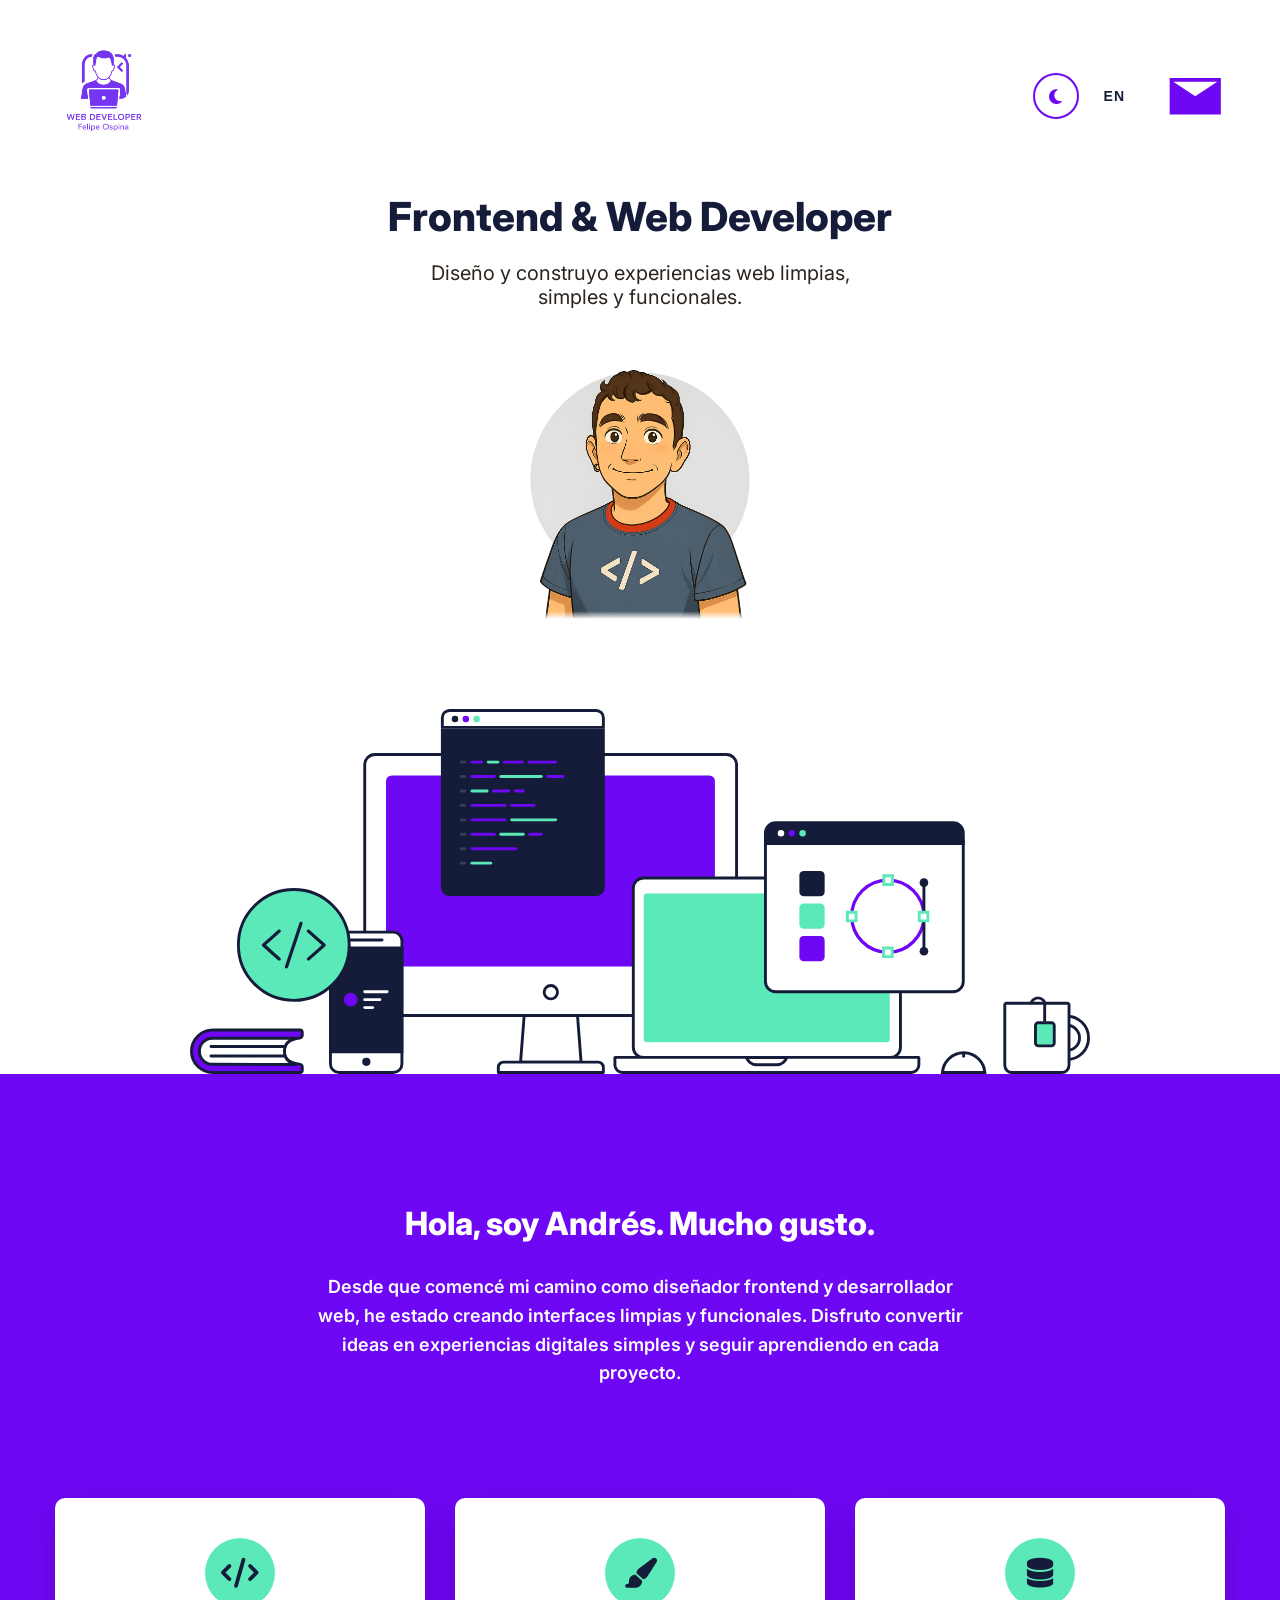
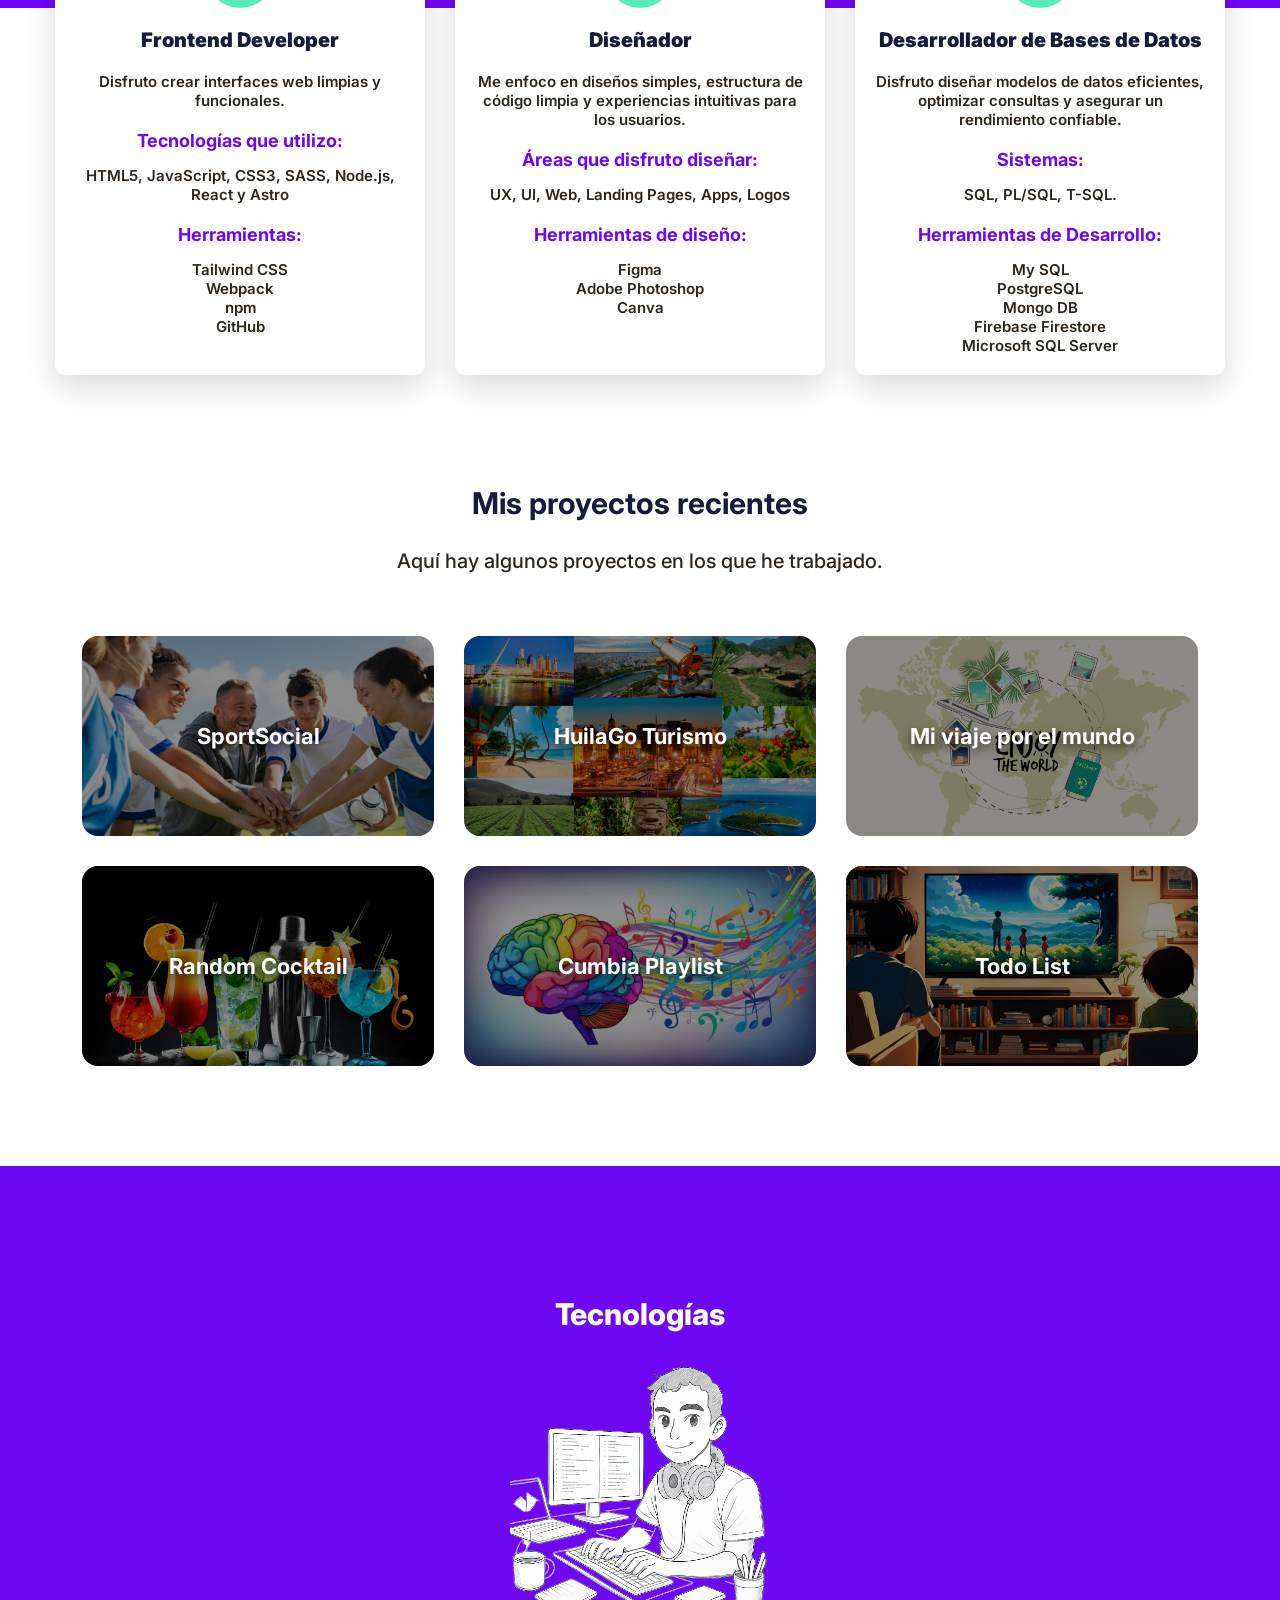
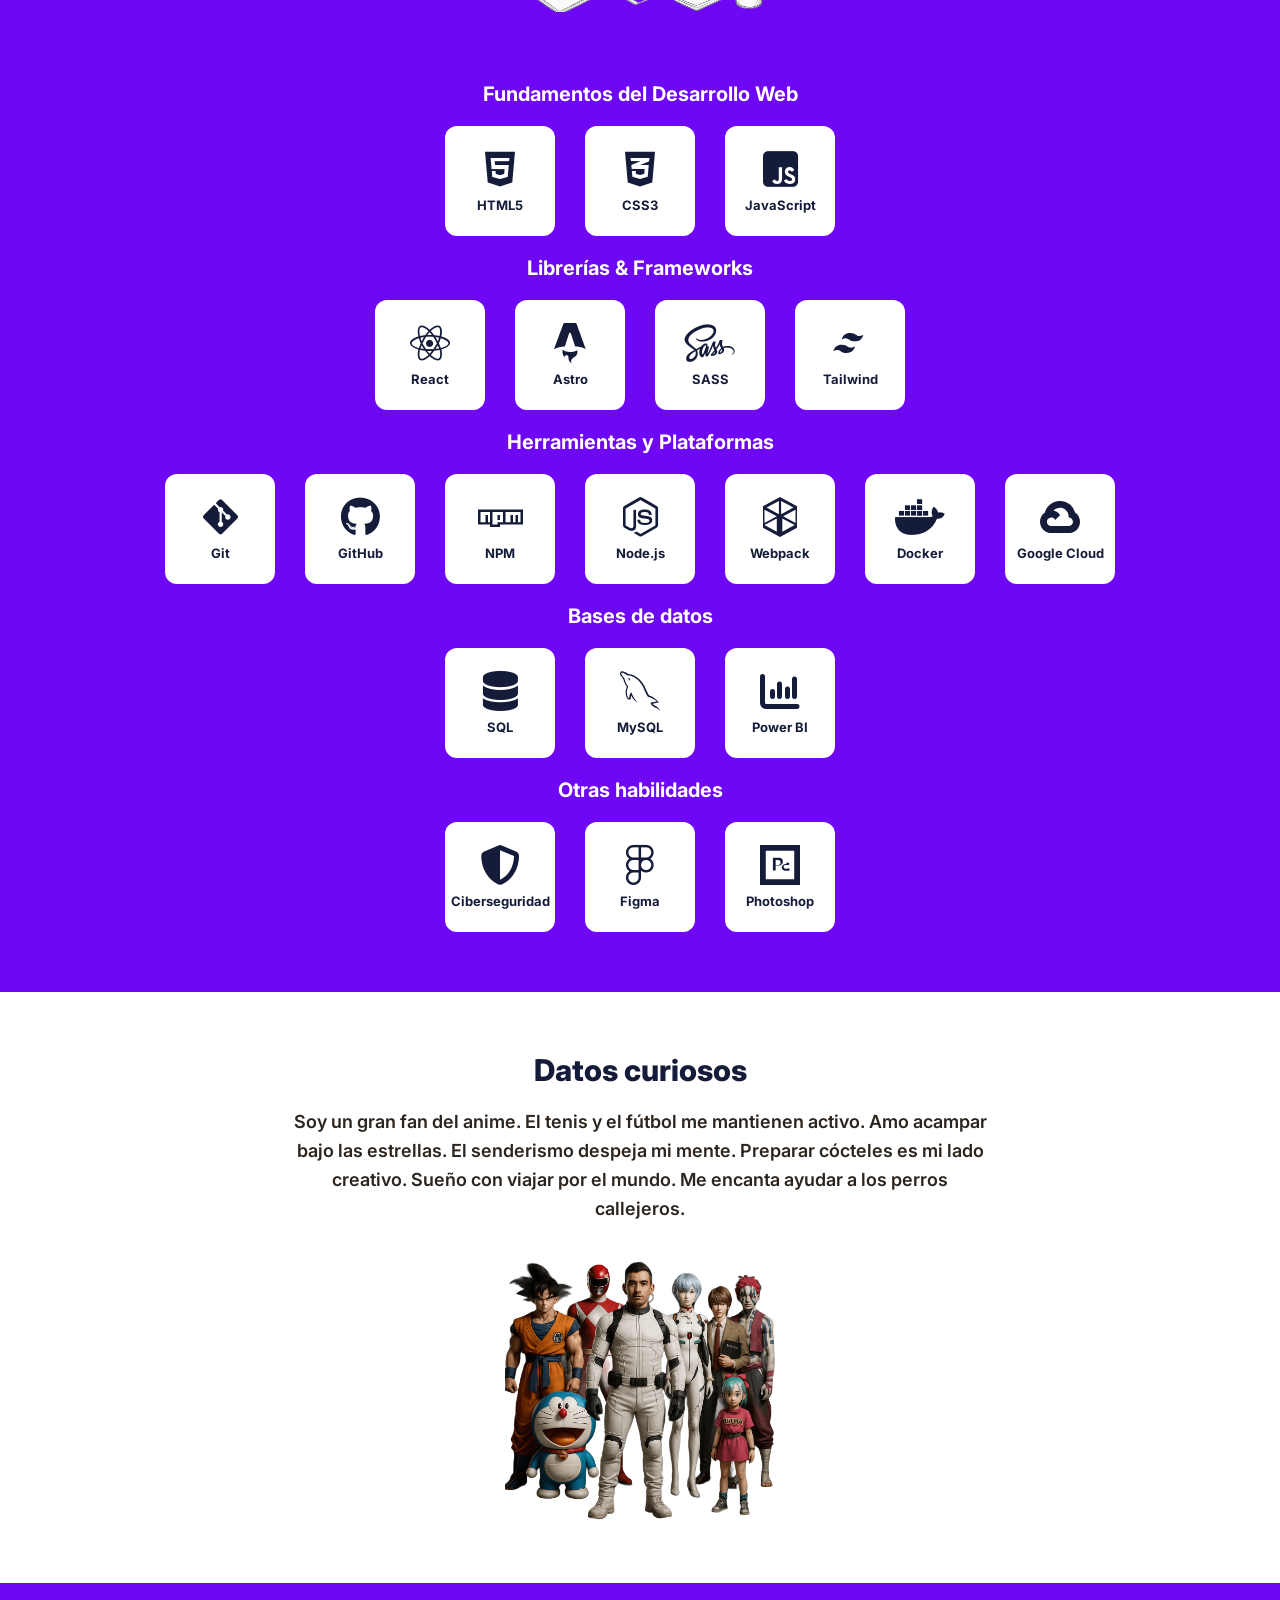
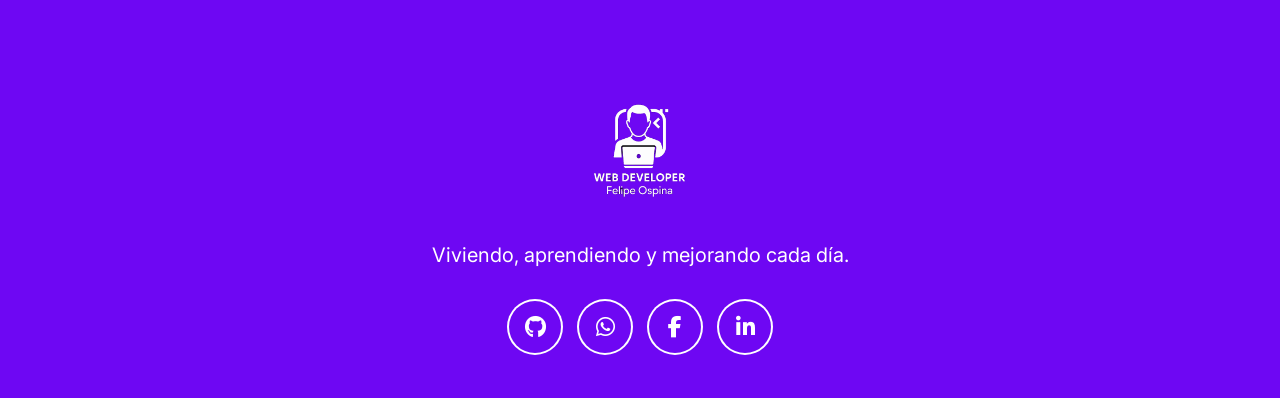
<file: index.html>
<!doctype html>
<html lang="es">
  <head>
    <meta charset="UTF-8" />
    <meta name="viewport" content="width=device-width, initial-scale=1.0" />
    <title>Andrés Ospina | Web Developer</title>
    <link rel="icon" href="assets/icons/logo-purple.png" type="image/x-icon" />
    <link rel="preconnect" href="https://fonts.googleapis.com" />
    <link rel="preconnect" href="https://fonts.gstatic.com" crossorigin />
    <link
      href="https://fonts.googleapis.com/css2?family=Inter:ital,opsz,wght@0,14..32,100..900;1,14..32,100..900&display=swap"
      rel="stylesheet"
    />
    <link rel="stylesheet" href="styles/index.css" />
    <link
      rel="stylesheet"
      href="styles/index-tablet.css"
      media="(min-width: 768px)"
    />
    <link
      rel="stylesheet"
      href="styles/index-desktop.css"
      media="(min-width: 1024px)"
    />
    <link
      rel="stylesheet"
      href="https://cdnjs.cloudflare.com/ajax/libs/font-awesome/6.5.0/css/all.min.css"
    />
  </head>
  <body>
    <header class="header" id="top">
      <div class="header-container">
        <!-- Logo -->
        <a href="index.html">
          <img
            src="assets/icons/logo-purple.png"
            alt="Logo"
            class="header-logo"
          />
        </a>

        <!-- Lado derecho -->
        <div class="header-actions">
          <button
            id="theme-toggle"
            aria-label="Cambiar tema"
            aria-pressed="false"
          >
            <i class="fa-solid fa-circle-half-stroke fa-moon"></i>
          </button>

          <button id="lang-toggle" class="lang-btn" aria-label="Cambiar idioma">
            EN
          </button>

          <a
            href="contact.html"
            class="header-mail"
            aria-label="Envíame un mensaje"
          >
            <svg
              role="img"
              viewBox="0 0 24 24"
              xmlns="http://www.w3.org/2000/svg"
            >
              <title>Contacto</title>
              <path
                fill="currentColor"
                d="M1.5 4.5h21v15h-21v-15zm10.5 7.5L21 6H3l9 6z"
              />
            </svg>
            <span class="tooltip" data-i18n="header.contact">Contáctame</span>
          </a>
        </div>
      </div>
    </header>

    <main class="main">
      <section class="hero">
        <h1 data-i18n="hero.title">Diseñador Frontend & Desarrollador Web</h1>

        <p data-i18n="hero.subtitle">
          Diseño y construyo experiencias web limpias, simples y funcionales.
        </p>

        <img
          src="assets/images/dev-transparente.png"
          alt="Developer illustration"
        />
      </section>

      <section class="devices">
        <img src="assets/images/hero-devices.svg" alt="Devices illustration" />
      </section>

      <section class="about">
        <h1 data-i18n="about.title">Hola, soy Andrés. Mucho gusto.</h1>

        <p data-i18n="about.text">
          Desde que comencé mi camino como diseñador frontend y desarrollador
          web, he estado creando interfaces limpias y funcionales. Disfruto
          convertir ideas en experiencias digitales simples y seguir aprendiendo
          en cada proyecto.
        </p>
      </section>

      <section class="cards-section">
        <div class="cards-container">
          <!-- Tarjeta 1 -->
          <div class="card">
            <section class="icon-section">
              <div class="icon-circle"><i class="fas fa-code"></i></div>
            </section>
            <h3 data-i18n="card1.title">Frontend Developer</h3>
            <p data-i18n="card1.desc">
              Disfruto crear interfaces web limpias y funcionales...
            </p>
            <h2 data-i18n="card1.techTitle">Tecnologías que utilizo:</h2>
            <p>HTML5, JavaScript, CSS3, SASS, Node.js, React y Astro</p>
            <h2 data-i18n="card1.toolsTitle">Herramientas:</h2>
            <ul>
              <li>Tailwind CSS</li>
              <li>Webpack</li>
              <li>npm</li>
              <li>GitHub</li>
            </ul>
          </div>

          <!-- Tarjeta 2 -->
          <div class="card">
            <section class="icon-section">
              <div class="icon-circle"><i class="fas fa-paint-brush"></i></div>
            </section>
            <h3 data-i18n="card2.title">Diseñador</h3>
            <p data-i18n="card2.desc">
              Me enfoco en diseños simples, estructura de código limpia y
              experiencias intuitivas para los usuarios.
            </p>
            <h2 data-i18n="card2.areasTitle">Áreas que disfruto diseñar:</h2>
            <p>UX, UI, Web, Landing Pages, Apps, Logos</p>
            <h2 data-i18n="card2.toolsTitle">Herramientas de diseño:</h2>
            <ul>
              <li>Figma</li>
              <li>Adobe Photoshop</li>
              <li>Canva</li>
            </ul>
          </div>

          <!-- Tarjeta 3 -->
          <div class="card">
            <section class="icon-section">
              <div class="icon-circle"><i class="fas fa-database"></i></div>
            </section>
            <h3 data-i18n="card3.title">Bases de Datos</h3>
            <p data-i18n="card3.desc">
              Disfruto diseñar modelos de datos eficientes, optimizar consultas
              y asegurar un rendimiento confiable.
            </p>
            <h2 data-i18n="card3.systemsTitle">Sistemas:</h2>
            <p>SQL, PL/SQL, T-SQL.</p>
            <h2 data-i18n="card3.toolsTitle">Herramientas de Desarrollo:</h2>
            <ul>
              <li>My SQL</li>
              <li>PostgreSQL</li>
              <li>Mongo DB</li>
              <li>Firebase Firestore</li>
              <li>Microsoft SQL Server</li>
            </ul>
          </div>
        </div>
      </section>

      <section class="projects">
        <div class="projects-header">
          <h1 data-i18n="projects.title">Mis proyectos recientes</h1>
          <h2 data-i18n="projects.subtitle">
            Aquí hay algunos proyectos en los que he trabajado.
          </h2>
        </div>

        <div class="container-cards-projects">
          <!-- SportSocial -->
          <div class="project-card">
            <div class="card-bg bg-sportsocial">
              <h3 class="card-title">SportSocial</h3>
            </div>

            <div class="card-content-projects">
              <p class="card-description" data-i18n="projects.sport.desc">
                App para encuentros deportivos.
              </p>
              <h2 data-i18n="projects.sport.tech"></h2>


              <div class="card-links">
                <a
                  data-i18n="projects.visit"
                  href="https://ospinafelipedev.github.io/sport-social-app/"
                  target="_blank"
                  class="visit-link"
                >
                  Visitar sitio
                </a>

                <a
                  href="https://github.com/OspinaFelipeDev/sport-social-app/tree/main"
                  target="_blank"
                  class="github-link"
                  data-i18n-aria="projects.github"
                  aria-label="Repositorio en GitHub"
                >
                  <i class="fa-brands fa-github"></i>
                </a>
              </div>
            </div>
          </div>

          <!-- Turismo -->
          <div class="project-card">
            <div class="card-bg bg-turismo">
              <h3 class="card-title" data-i18n="projects.tourism.title">
                Página de turismo
              </h3>
            </div>

            <div class="card-content-projects">
              <p class="card-description" data-i18n="projects.tourism.desc">
                HuilaGo Turismo
              </p>

              <h2 data-i18n="projects.tourism.tech"></h2>


              <div class="card-links">
                <a
                  data-i18n="projects.visit"
                  href="https://ospinafelipedev.github.io/huila-go/"
                  target="_blank"
                  class="visit-link"
                ></a>
                <a
                  href="https://github.com/OspinaFelipeDev/huila-go"
                  target="_blank"
                  class="github-link"
                  data-i18n-aria="projects.github"
                  aria-label="Repositorio en GitHub"
                >
                  <i class="fa-brands fa-github"></i>
                </a>
              </div>
            </div>
          </div>

          

          <!-- Viajes -->
          <div class="project-card">
            <div class="card-bg bg-viajes">
              <h3 class="card-title" data-i18n="projects.travel.title">
                Mi viaje por el mundo
              </h3>
            </div>

            <div class="card-content-projects">
              <p class="card-description" data-i18n="projects.travel.desc">
                Página con galería de fotos de mis viajes.
              </p>
              <h2 data-i18n="projects.travel.tech"></h2>


              <div class="card-links">
                <a
                  data-i18n="projects.visit"
                  href="https://ospinafelipedev.github.io/galeria-mi-viaje-mundo/"
                  target="_blank"
                  class="visit-link"
                ></a>
                <a
                  href="https://github.com/OspinaFelipeDev/galeria-mi-viaje-mundo"
                  target="_blank"
                  class="github-link"
                  data-i18n-aria="projects.github"
                  aria-label="Repositorio en GitHub"
                >
                  <i class="fa-brands fa-github"></i>
                </a>
              </div>
            </div>
          </div>

          <!-- Cocktail -->
          <div class="project-card">
            <div class="card-bg bg-cocktail">
              <h3 class="card-title">Random Cocktail</h3>
            </div>

            <div class="card-content-projects">
              <p class="card-description" data-i18n="projects.cocktail.desc">
                Página con miles de recetas de cócteles.
              </p>

              <h2 data-i18n="projects.cocktail.tech"></h2>


              <div class="card-links">
                <a
                  data-i18n="projects.visit"
                  href="https://ospinafelipedev.github.io/random-cocktail/"
                  target="_blank"
                  class="visit-link"
                ></a>
                <a
                  href="https://github.com/OspinaFelipeDev/random-cocktail"
                  target="_blank"
                  class="github-link"
                  data-i18n-aria="projects.github"
                  aria-label="Repositorio en GitHub"
                >
                  <i class="fa-brands fa-github"></i>
                </a>
              </div>
            </div>
          </div>

          <!-- Cumbia -->
          <div class="project-card">
            <div class="card-bg bg-cumbia">
              <h3 class="card-title">Cumbia Playlist</h3>
            </div>

            <div class="card-content-projects">
              <p class="card-description" data-i18n="projects.cumbia.desc">
                Reproductor de música con la mejor cumbia caucana.
              </p>

              <h2 data-i18n="projects.cumbia.tech"></h2>


              <div class="card-links">
                <a
                  data-i18n="projects.visit"
                  href="https://ospinafelipedev.github.io/Reproducto_cumbia/"
                  target="_blank"
                  class="visit-link"
                ></a>
                <a
                  href="https://github.com/OspinaFelipeDev/Reproducto_cumbia"
                  target="_blank"
                  class="github-link"
                  data-i18n-aria="projects.github"
                  aria-label="Repositorio en GitHub"
                >
                  <i class="fa-brands fa-github"></i>
                </a>
              </div>
            </div>
          </div>

          <!-- Todo List -->
          <div class="project-card">
            <div class="card-bg bg-todolist">
              <h3 class="card-title">Todo List</h3>
            </div>

            <div class="card-content-projects">
              <p class="card-description" data-i18n="projects.todo.desc">
                Lista para controlar series de anime.
              </p>
              <h2 data-i18n="projects.todo.tech"></h2>


              <div class="card-links">
                <a
                  data-i18n="projects.visit"
                  href="https://ospinafelipedev.github.io/Anime-List/"
                  target="_blank"
                  class="visit-link"
                ></a>
                <a
                  href="https://github.com/OspinaFelipeDev/Anime-List"
                  target="_blank"
                  class="github-link"
                  data-i18n-aria="projects.github"
                  aria-label="Repositorio en GitHub"
                >
                  <i class="fa-brands fa-github"></i>
                </a>
              </div>
            </div>
          </div>

          
        </div>
      </section>

      <section class="stack">
        <div class="stack-header">
          <h1 data-i18n="stack.title">Tecnologías</h1>
          <img src="assets/images/tech-img.png" alt="Profile photo" />
        </div>

        <section class="tech">
          <!-- Fundamentos -->
          <h2 class="tech-subtitle" data-i18n="stack.fundamentals">
            Fundamentos del Desarrollo Web
          </h2>
          <div class="tech-icons">
            <div class="icon html">
              <i class="fab fa-html5"></i>
              <p>HTML5</p>
            </div>
            <div class="icon css">
              <i class="fab fa-css3-alt"></i>
              <p>CSS3</p>
            </div>
            <div class="icon js">
              <i class="fab fa-js-square"></i>
              <p>JavaScript</p>
            </div>
          </div>

          <!-- Librerías & Frameworks -->
          <h2 class="tech-subtitle" data-i18n="stack.frameworks">
            Librerías & Frameworks
          </h2>
          <div class="tech-icons">
            <div class="icon react">
              <i class="fab fa-react"></i>
              <p>React</p>
            </div>

            <div class="icon astro">
              <svg
                class="astro-icon"
                viewBox="0 0 85 107"
                xmlns="http://www.w3.org/2000/svg"
                aria-label="Astro"
              >
                <path
                  fill="currentColor"
                  d="M27.59 91.136c-4.834-4.418-6.246-13.703-4.232-20.429 3.492 4.241 8.33 5.584 13.342 6.343 7.737 1.17 15.336.732 22.523-2.804.822-.405 1.582-.943 2.48-1.489.675 1.957.85 3.932.615 5.943-.573 4.896-3.01 8.678-6.885 11.545-1.55 1.147-3.19 2.172-4.79 3.253-4.917 3.323-6.247 7.22-4.4 12.888.044.139.084.277.183.614-2.51-1.124-4.344-2.76-5.742-4.911-1.475-2.27-2.177-4.78-2.214-7.498-.019-1.322-.019-2.656-.197-3.96-.434-3.178-1.926-4.601-4.737-4.683-2.884-.084-5.166 1.699-5.771 4.507-.046.216-.113.429-.18.68l.004.001ZM0 69.587s14.314-6.973 28.668-6.973L39.49 29.12c.405-1.62 1.588-2.72 2.924-2.72 1.335 0 2.518 1.1 2.924 2.72L56.16 62.614c17 0 28.668 6.973 28.668 6.973S60.514 3.352 60.467 3.219C59.769 1.261 58.591 0 57.003 0H27.827c-1.588 0-2.718 1.261-3.464 3.22C24.311 3.35 0 69.586 0 69.586Z"
                />
              </svg>
              <p>Astro</p>
            </div>

            <div class="icon sass">
              <i class="fab fa-sass"></i>
              <p>SASS</p>
            </div>

            <div class="icon tailwind">
              <svg
                role="img"
                viewBox="0 0 24 24"
                xmlns="http://www.w3.org/2000/svg"
                aria-label="Tailwind CSS"
              >
                <title>Tailwind CSS</title>
                <path
                  fill="currentColor"
                  d="M12 6c-2.667 0-4.333 1.333-5 4 1-.667 2-.917 3-.75 .57.095.978.371 1.43.676 .734.496 1.58 1.074 3.57 1.074 2.667 0 4.333-1.333 5-4 -1 .667-2 .917-3 .75 -.57-.095-.978-.371-1.43-.676 -.734-.496-1.58-1.074-3.57-1.074z M7 13c-2.667 0-4.333 1.333-5 4 1-.667 2-.917 3-.75 .57.095.978.371 1.43.676 .734.496 1.58 1.074 3.57 1.074 2.667 0 4.333-1.333 5-4 -1 .667-2 .917-3 .75 -.57-.095-.978-.371-1.43-.676 -.734-.496-1.58-1.074-3.57-1.074z"
                />
              </svg>
              <p>Tailwind</p>
            </div>
          </div>

          <!-- Herramientas -->
          <h2 class="tech-subtitle" data-i18n="stack.tools">
            Herramientas y Plataformas
          </h2>
          <div class="tech-icons">
            <div class="icon git">
              <i class="fab fa-git-alt"></i>
              <p>Git</p>
            </div>
            <div class="icon github">
              <i class="fab fa-github"></i>
              <p>GitHub</p>
            </div>
            <div class="icon npm">
              <i class="fab fa-npm"></i>
              <p>NPM</p>
            </div>
            <div class="icon node">
              <i class="fab fa-node-js"></i>
              <p>Node.js</p>
            </div>
            <div class="icon webpack">
              <svg
                role="img"
                viewBox="0 0 24 24"
                xmlns="http://www.w3.org/2000/svg"
                aria-label="Webpack"
              >
                <title>Webpack</title>
                <path
                  fill="currentColor"
                  d="M22.198 18.498L12 23.939 1.802 18.498l-.002-12.996L12 .061l10.2 5.441-.002 12.996zM11.344 2.34L3.949 6.365l7.395 4.026V2.34zm1.312 0v8.051l7.395-4.026L12.656 2.34zM2.68 7.585v8.05l7.395-4.025L2.68 7.585zm18.64 0l-7.395 4.025 7.395 4.025v-8.05zm-18.64 9.27l7.395 4.025v-8.05L2.68 16.855zm10.707 4.025l7.395-4.025-7.395-4.025v8.05z"
                />
              </svg>
              <p>Webpack</p>
            </div>

            <div class="icon docker">
              <i class="fab fa-docker"></i>
              <p>Docker</p>
            </div>
            <div class="icon cloud">
              <svg
                class="cloud-icon"
                viewBox="0 -25 256 256"
                preserveAspectRatio="xMidYMid"
                xmlns="http://www.w3.org/2000/svg"
                aria-label="Google Cloud"
              >
                <path
                  fill="currentColor"
                  d="m170.252 56.819 22.253-22.253 1.483-9.37C153.437-11.677 88.976-7.496 52.42 33.92 42.267 45.423 34.734 59.764 30.717 74.573l7.97-1.123 44.505-7.34 3.436-3.513c19.797-21.742 53.27-24.667 76.128-6.168l7.496.39Z"
                />
                <path
                  fill="currentColor"
                  d="M224.205 73.918a100.249 100.249 0 0 0-30.217-48.722l-31.232 31.232a55.515 55.515 0 0 1 20.379 44.037v5.544c15.35 0 27.797 12.445 27.797 27.796 0 15.352-12.446 27.485-27.797 27.485h-55.671l-5.466 5.934v33.34l5.466 5.231h55.67c39.93.311 72.553-31.494 72.864-71.424a72.303 72.303 0 0 0-31.793-60.453"
                />
                <path
                  fill="currentColor"
                  d="M71.87 205.796h55.593V161.29H71.87a27.275 27.275 0 0 1-11.399-2.498l-7.887 2.42-22.409 22.253-1.952 7.574c12.567 9.489 27.9 14.825 43.647 14.757"
                />
                <path
                  fill="currentColor"
                  d="M71.87 61.425C31.94 61.664-.237 94.228.001 134.159a72.301 72.301 0 0 0 28.222 56.88l32.248-32.246c-13.99-6.322-20.208-22.786-13.887-36.776 6.32-13.99 22.786-20.208 36.775-13.888a27.796 27.796 0 0 1 13.887 13.888l32.248-32.248A72.224 72.224 0 0 0 71.87 61.425"
                />
              </svg>
              <p>Google Cloud</p>
            </div>
          </div>

          <!-- Base de datos -->
          <h2 class="tech-subtitle" data-i18n="stack.database">
            Bases de datos
          </h2>
          <div class="tech-icons">
            <div class="icon sql">
              <i class="fas fa-database"></i>
              <p>SQL</p>
            </div>
            <div class="icon mysql">
              <svg
                role="img"
                viewBox="0 0 256 252"
                xmlns="http://www.w3.org/2000/svg"
                aria-label="MySQL"
              >
                <title>MySQL</title>
                <path
                  fill="currentColor"
                  d="M236 194c-14 0-25 1-34 5-3 1-7 1-7 4l3 6c2 3 5 8 9 11l11 8 21 10 11 9 6 4-3-6-5-5c-5-7-11-13-18-18-6-3-18-9-20-15h-1l12-3 18-3 8-2v-2l-9-10c-8-8-18-15-28-22l-18-8c-2-1-6-2-7-4l-7-13-15-30-8-20c-18-30-38-48-68-65-6-4-14-5-22-7l-13-1-8-6C34 5 8-9 1 9c-5 11 7 22 11 28l9 13 3 9c3 8 5 17 9 24l6 10c2 2 4 3 5 6-3 4-3 9-4 13-7 20-4 44 5 59 2 4 9 14 18 10 8-3 6-13 8-22l1-4 8 14c5 9 14 18 22 24 4 3 8 8 13 10l-4-4-9-10c-8-10-14-21-20-32l-7-17-3-6c-3 4-7 7-9 12-3 7-3 17-4 26h-1c-6-1-8-7-10-12-5-12-6-32-1-46 1-4 6-15 4-19-1-3-4-5-6-7l-7-12-10-30-9-13c-3-5-7-8-10-14-1-2-2-5 0-7l2-2c2-2 9 0 11 1 6 3 12 5 17 9l8 6h4c6 1 12 0 17 2 9 3 18 7 25 12 23 14 42 35 54 59 3 4 3 8 5 12l12 26c4 8 7 16 12 23 3 4 14 6 18 8l12 4 18 12c2 2 11 7 12 10Z"
                />
                <path
                  fill="currentColor"
                  d="m58 43-7 1 6 7 4 9v-1c3-1 4-4 4-8l-2-4-5-4Z"
                />
              </svg>
              <p>MySQL</p>
            </div>
            <div class="icon bi">
              <i class="fa-solid fa-chart-column"></i>
              <p>Power BI</p>
            </div>
          </div>

          <!-- Otras habilidades -->
          <h2 class="tech-subtitle" data-i18n="stack.other">
            Otras habilidades
          </h2>
          <div class="tech-icons">
            <div class="icon ciberseguridad">
              <i class="fas fa-shield-alt"></i>
              <p>Ciberseguridad</p>
            </div>
            <div class="icon figma">
              <i class="fab fa-figma"></i>
              <p>Figma</p>
            </div>
            <div class="icon photoshop">
              <svg
                role="img"
                viewBox="0 0 24 24"
                fill="currentColor"
                xmlns="http://www.w3.org/2000/svg"
              >
                <title>Adobe Photoshop</title>
                <path
                  d="M0 0v24h24V0H0zm20.54 20.54H3.46V3.46h17.08v17.08zM7.75 16.34v-8.7h3.18c.54 0 .99.06 1.33.18.34.12.62.29.84.5.21.21.37.45.47.72.1.27.15.55.15.85 0 .34-.06.65-.17.94-.11.29-.28.54-.5.76-.22.22-.5.4-.83.53-.34.13-.73.2-1.17.2H9.4v3.02H7.75zm1.65-4.4h1.38c.25 0 .47-.03.67-.1.2-.07.37-.17.5-.31.13-.14.23-.31.3-.5.07-.19.1-.4.1-.63 0-.42-.13-.74-.38-.98-.26-.24-.65-.36-1.17-.36H9.4v2.88zm6.56-1.37c.37 0 .7.03.98.1.28.06.52.13.7.21l-.32 1.28c-.2-.07-.42-.13-.66-.17-.24-.04-.5-.06-.78-.06-.32 0-.59.03-.8.1-.21.07-.38.16-.51.27-.13.11-.23.23-.29.36-.06.13-.09.27-.09.41 0 .22.06.42.18.59.12.17.31.3.55.4.24.09.54.14.9.14.37 0 .7-.03.99-.1.29-.06.52-.13.7-.2l.28 1.27c-.14.07-.36.15-.67.23-.31.08-.7.12-1.19.12-.58 0-1.08-.08-1.5-.24-.42-.16-.75-.39-1-.68a1.75 1.75 0 01-.36-1.1c0-.42.11-.78.33-1.08.22-.3.54-.53.95-.7.42-.17.91-.25 1.47-.25z"
                />
              </svg>
              <p>Photoshop</p>
            </div>
          </div>
        </section>
      </section>

      <section class="random-facts">
        <h1 data-i18n="facts.title">Datos curiosos</h1>
        <div>
          <p data-i18n="facts.text">
            Soy un gran fan del anime. El tenis y el fútbol me mantienen activo.
            Amo acampar bajo las estrellas. El senderismo despeja mi mente.
            Preparar cócteles es mi lado creativo. Sueño con viajar por el
            mundo. Me encanta ayudar a los perros callejeros.
          </p>
          <img src="assets/images/anime-fan-1.png" alt="" />
        </div>
      </section>
    </main>

    <footer>
      <div class="footer-info">
        <img src="assets/icons/todo-fondo.png" alt="Logo" />
        <p data-i18n="footer.text">
          Viviendo, aprendiendo y mejorando cada día.
        </p>
      </div>

      <div class="socials">
        <ul>
          <li>
            <a
              href="https://github.com/OspinaFelipeDev"
              target="_blank"
              aria-label="GitHub"
            >
              <i class="fa-brands fa-github"></i>
            </a>
          </li>

          <li>
            <a
              href="https://wa.me/573134802365"
              target="_blank"
              aria-label="WhatsApp"
            >
              <i class="fa-brands fa-whatsapp"></i>
            </a>
          </li>

          <li>
            <a
              href="https://www.facebook.com/share/1EJAxKZYDe/"
              target="_blank"
              aria-label="Facebook"
            >
              <i class="fa-brands fa-facebook-f"></i>
            </a>
          </li>

          <li>
            <a
              href="https://www.linkedin.com/in/andr%C3%A9s-felipe-cubillos-ospina-9619962a3/"
              target="_blank"
              aria-label="LinkedIn"
            >
              <i class="fa-brands fa-linkedin-in"></i>
            </a>
          </li>
        </ul>
      </div>

      <a href="#top" class="back-to-top" aria-label="Back to top">
        <i class="fas fa-arrow-up"></i>
      </a>
    </footer>

    <script src="js/backToTop.js"></script>
    <script src="js/theme.js"></script>
    <script src="js/language.js"></script>
  </body>
</html>
</file>
<file: styles/index.css>
* {
  box-sizing: border-box;
  margin: 0;
  padding: 0;
}

html {
  font-size: 62.5%;
  font-family: "Inter", sans-serif;
  scroll-behavior: smooth;
}

:root {
  /* 🎨 Colores base */
  --bg-primary: #ffffff;
  --bg-secondary: #f8f9fc;
  --bg-card: #ffffff;

  --text-primary: #141c3a;
  --text-secondary: #2c241d;

  --accent: #6e07f3;

  --white: #ffffff;

  --overlay-bg: #141c3a;

  --section-accent-bg: #6e07f3;
}

body.dark {
  --bg-primary: #0f172a;      /* fondo principal */
  --bg-secondary: #1e293b;
  --bg-card: #1e293b;

  --text-primary: #f8fafc;
  --text-secondary: #cbd5e1;

  --accent: #8b5cf6;

  --overlay-bg: #0b1220;

  --section-accent-bg: #1a2236;  /* 👈 NUEVO */
}

body.dark .card {
  box-shadow: 0 12px 30px rgba(0, 0, 0, 0.6);
}

body.dark .about p {
  color: var(--text-secondary);
}

body {
  background-color: var(--bg-primary);
  color: var(--text-primary);
  transition: background-color 0.4s ease, color 0.4s ease;
}

.header {
  width: 100%;
  padding: 1rem 2rem;
}

.header-container {
  display: flex;
  justify-content: space-between;
  /* izquierda / derecha */
  align-items: center;
  max-width: 1200px;
  margin: 2rem auto;
}

/* Ambas imágenes del mismo tamaño */
.header-logo {
  width: 90px;
  height: 90px;
  object-fit: contain;
}

.header-mail {
  width: 60px;
  height: 60px;
  color: var(--accent);
  display: flex;
  align-items: center;
  justify-content: center;
  border-radius: 50%;
  transition: transform 0.3s ease, background-color 0.3s ease, color 0.3s ease;

  /* 👇 animación al cargar */
  animation: pulse-once 1.8s ease-out 1 2s;
  position: relative;
  will-change: transform;
}

.header-mail svg {
  width: 60%;
  height: 60%;
}

.header-actions {
  display: flex;
  align-items: center;
  gap: 1.5rem;
}

#theme-toggle {
  width: 46px;
  height: 46px;
  border-radius: 50%;
  border: 2px solid var(--accent);
  background: transparent;
  color: var(--accent);
  font-size: 1.7rem;
  cursor: pointer;

  display: flex;
  align-items: center;
  justify-content: center;

  transition: 
    background-color 0.3s ease,
    color 0.3s ease,
    transform 0.2s ease,
    box-shadow 0.3s ease;
}

#theme-toggle i {
  transition: transform 0.4s ease, opacity 0.3s ease;
}

#theme-toggle:hover {
  background: var(--accent);
  color: var(--text-on-accent);
  transform: translateY(-2px);
  box-shadow: 0 6px 18px rgba(110, 7, 243, 0.25);
}

#theme-toggle:active {
  transform: scale(0.92);
}

/* Estado cuando está en modo oscuro */
body.dark #theme-toggle {
  background: var(--accent);
  color: var(--text-on-accent);
}

/* Animación de rotación del icono */
.rotate {
  transform: rotate(180deg) scale(1.2);
}

/* Tooltip */
.tooltip {
  position: absolute;
  bottom: -40px;
  left: 50%;
  transform: translateX(-50%) translateY(10px);
  background-color: var(--accent);
  color: var(--bg-primary);
  padding: 6px 12px;
  font-size: 0.8rem;
  border-radius: 6px;
  white-space: nowrap;
  opacity: 0;
  pointer-events: none;
  transition: opacity 0.3s ease, transform 0.3s ease;
}

/* Flechita */
.tooltip::before {
  content: "";
  position: absolute;
  top: -6px;
  left: 50%;
  transform: translateX(-50%);
  border-width: 6px;
  border-style: solid;
  border-color: transparent transparent var(--accent) transparent;
}

/* Mostrar en hover */
.header-mail:hover .tooltip {
  opacity: 1;
  transform: translateX(-50%) translateY(0);
}

@keyframes pulse-once {
  0% {
    transform: scale(1);
    box-shadow: 0 0 0 0 rgba(110, 7, 243, 0.5);
  }

  50% {
    transform: scale(1.08);
    box-shadow: 0 0 0 12px rgba(110, 7, 243, 0);
  }

  100% {
    transform: scale(1);
    box-shadow: 0 0 0 0 rgba(110, 7, 243, 0);
  }
}

.header-mail:hover {
  background-color: var(--accent);
  color: var(--bg-primary);
  transform: scale(1.1);
}

.header-mail:active {
  transform: scale(0.95);
}

.lang-btn {
  background: transparent;
  border: none;
  font-weight: 700;
  font-size: 1.4rem;
  cursor: pointer;
  color: var(--text-primary);
  letter-spacing: 1px;
  transition: color 0.3s ease, transform 0.2s ease;
  padding: 6px 10px;
  border-radius: 6px;
}

.lang-btn:hover {
  transform: translateY(-2px);
  background: var(--accent);
  color: white;
}

.lang-btn:active {
  transform: scale(0.95);
}

/* Contenedor principal */
.main {
  /* ocupa toda la pantalla */
  display: flex;
  justify-content: center;
  flex-direction: column;
  /* centro horizontal */
  align-items: center;
  /* centro vertical */
}

/* Hero */
.hero {
  display: flex;
  flex-direction: column;
  align-items: center;
  /* centra texto e imagen */
  text-align: center;
  max-width: 700px;
  margin-bottom: 3rem;
}

/* Título */
.hero h1 {
  font-size: clamp(2.8rem, 5vw, 3.8rem);
  font-weight: 800;
  margin-bottom: 2rem;
  color: var(--text-primary);
}

/* Texto */
.hero p {
  font-size: 1.8rem;
  font-weight: 600;
  max-width: 500px;
  margin-bottom: 5rem;
  color: var(--text-secondary);
  padding: 0 2.5rem;
}

/* Imagen */
.hero img {
  width: 260px;
  max-width: 100%;
  height: auto;
  -webkit-mask-image: linear-gradient(to bottom, black 92%, transparent);
  mask-image: linear-gradient(to bottom, black 97%, transparent);
  margin-bottom: 2rem;
}

.devices {
  display: flex;
  justify-content: center; /* centra horizontal */
  align-items: center;
  width: 100%;
  margin-top: 4rem;
  padding: 0 2rem;
}

.devices img {
  width: 900px; /* tamaño ideal desktop */
  max-width: 100%; /* responsive */
  height: auto;
}

.about {
  display: flex;
  flex-direction: column;
  align-items: center; /* centra horizontal */
  text-align: center;
  margin: 0 auto;
  padding: 6rem 2rem; /* espacio arriba y abajo */
  background: var(--section-accent-bg);
  position: relative;
  z-index: 1;
}

/* Título */
.about h1 {
  font-size: clamp(2.4rem, 4vw, 3.2rem);
  font-weight: 800;
  margin-bottom: 3rem;
  margin-top: 2rem;
  color: var(--white);
}

/* Texto */
.about p {
  font-size: 1.8rem;
  max-width: 650px;
  line-height: 1.6;
  color: var(--white);
  margin-bottom: 6rem;
}

.icon-circle {
  background-color: #5be9b9; /* color azul */
  width: 70px; /* tamaño del círculo */
  height: 70px;
  border-radius: 50%; /* hace que sea redondo */
  display: flex; /* para centrar el ícono */
  justify-content: center; /* centra horizontalmente */
  align-items: center; /* centra verticalmente */
  margin: 20px auto; /* margen y centrado */
}

.icon-circle i {
  color: var(--text-primary); /* color del ícono */
  font-size: 30px; /* tamaño del ícono */
}

.cards-section {
  text-align: center;
  margin-top: -150px;
}

.cards-container {
  display: flex; /* Activamos flexbox */
  flex-wrap: wrap; /* Permite que las tarjetas bajen a la siguiente línea */
  justify-content: center; /* Centra horizontalmente */
  gap: 30px;
  padding-top: 80px;
  position: relative;
  z-index: 2; /* Espacio entre tarjetas */
}

/* Opcional: limitar el ancho máximo de las tarjetas */
.card {
  background-color: var(--bg-card);
  border-radius: 10px;
  box-shadow: 0 12px 30px rgba(0, 0, 0, 0.15);
  padding: 20px;
  width: 270px;
  transition:
    transform 0.3s,
    box-shadow 0.3s;
}

.card h3 {
  color: var(--text-primary);
  font-size: 2rem;
  font-weight: 900;
  margin-bottom: 2rem;
}

.card p {
  color: var(--text-secondary);
  font-size: 1.5rem;
  font-weight: 600;
  margin-bottom: 2rem;
}

.card h2 {
  color: var(--accent);
  font-size: 1.8rem;
  margin-bottom: 1.5rem;
}

.card:hover {
  transform: translateY(-5px);
  box-shadow: 0 8px 20px rgba(0, 0, 0, 0.2);
}

ul {
  list-style: none;
}

li {
  color: var(--text-secondary);
  font-size: 1.5rem;
  font-weight: 600;
}

.projects {
  width: 100%;
  display: flex;
  flex-direction: column;
  align-items: center; /* centra horizontal */
  gap: 2rem;
  padding: 6rem 2rem;
  background-color: var(--bg-primary);
}

.projects-header {
  text-align: center;
  max-width: 800px;
}

.projects-header h1 {
  font-size: clamp(2.8rem, 5vw, 3.6rem);
  font-weight: 800;
  color: var(--text-primary);
}

.projects-header h2 {
  font-size: clamp(2rem, 3vw, 2rem);
  font-weight: 600;
  color: var(--text-secondary);
  line-height: 1.5;
  margin-top: 1rem;
}

.container-cards-projects {
  width: 100%;
  max-width: 1200px;
  display: flex;
  justify-content: center; /* centra horizontal */
  align-items: stretch;
  gap: 3rem;
  flex-wrap: wrap; /* permite bajar a otra fila */
  margin-top: 4rem;
}

.project-card {
  position: relative;
  width: 100%;
  max-width: 360px;
  min-height: 200px; /* altura mínima */
  border-radius: 16px;
  overflow: hidden;
  cursor: pointer;
  flex: 1 1 300px; /* responsive: 3 desktop / 2 tablet / 1 mobile */
  transition:
    transform 0.3s ease,
    box-shadow 0.3s ease;
}

.project-card:hover .card-bg {
  transform: scale(1.05);
  opacity: 0;
}

.card-bg {
  position: absolute;
  inset: 0;
  background-position: center;
  background-size: cover; /* 🔥 clave */
  background-repeat: no-repeat;
  display: flex;
  justify-content: center;
  align-items: center;
  transition:
    opacity 0.4s ease,
    transform 0.6s ease;
}

/* Overlay */
.card-bg::before {
  content: "";
  position: absolute;
  inset: 0;
  background: rgba(0, 0, 0, 0.45); /* controla aquí la oscuridad */
  z-index: 1;
}

.bg-sportsocial {
  background-image: url("../assets/images/sport-social.jpg");
}

.bg-todolist {
  background-image: url("../assets/images/list-2.webp");
}

.bg-viajes {
  background-image: url("../assets/images/viaje-mundo.jpg");
}

.bg-cocktail {
  background-image: url("../assets/images/random-cokctail.jpg");
}

.bg-cumbia {
  background-image: url("../assets/images/play-list.webp");
}

.bg-turismo {
  background-image: url("../assets/images/turismo.jpg");
}

.card-title {
  position: relative;
  z-index: 2;
  font-size: 2.2rem;
  font-weight: 700;
  color: var(--white);
  text-shadow: 0 4px 10px rgba(0, 0, 0, 0.6);
}

.card-content-projects {
  position: absolute;
  inset: 0;
  background: var(--overlay-bg);
  color: var(--white);
  padding: 3rem 2rem;
  display: flex;
  flex-direction: column;
  justify-content: space-between;
  opacity: 0;
  transition: opacity 0.4s ease;
}

.card-description {
  font-size: 1.6rem;
  font-weight: 600;
  line-height: 1.6;
  text-align: center;
}

.card-content-projects h2 {
  text-align: center;
  font-size: 1.4rem; /* opcional, ajusta si quieres */
  font-weight: 400;
  margin: 1rem 0;
}

.card-links {
  display: flex;
  justify-content: space-between;
  align-items: center;
}

.visit-link {
  font-size: 1.4rem;
  font-weight: 600;
  color: var(--white);
  text-decoration: none;
}

.visit-link:hover {
  text-decoration: underline;
}

.github-link {
  color: var(--white);
  font-size: 2.6rem; /* tamaño del ícono */
  display: flex;
  align-items: center;
  transition:
    transform 0.3s ease,
    color 0.3s ease;
  text-decoration: none;
}

.github-link:hover {
  transform: scale(1.1);
  color: var(--bg-primary);
}

.project-card:hover .card-bg {
  opacity: 0;
}

.project-card:hover .card-content-projects {
  opacity: 1;
}

.stack {
  margin: 0 auto;
  padding: 6rem 2rem;
  display: flex;
  flex-direction: column;
  align-items: center;
  gap: 5rem;
  text-align: center;
  background: var(--section-accent-bg);
  width: 100%;
}

.stack-header {
  display: flex;
  flex-direction: column; /* h1 arriba, imagen abajo */
  align-items: center;
  gap: 2rem;
  width: 100%;
  max-width: 900px;
}

.stack-header img {
  width: 260px;
  max-width: 100%;
  height: auto;
  border-radius: 10%;
  object-fit: cover;
}

.stack h1 {
  font-size: clamp(2.8rem, 5vw, 3.6rem);
  font-weight: 800;
  color: var(--white);
}

.tech {
  width: 100%;
}

.tech-subtitle {
  font-size: 2rem;
  margin: 2rem 0 2rem;
  color: var(--white);
}

.tech-icons {
  display: flex;
  flex-wrap: wrap;
  justify-content: center;
  gap: 3rem;
}

.icon {
  width: 110px;
  height: 110px;
  border-radius: 12px;
  display: flex;
  flex-direction: column;
  justify-content: center;
  align-items: center;
  gap: 0.8rem;
  background-color: var(--bg-card);

  transition:
    transform 0.3s ease,
    box-shadow 0.3s ease,
    background-color 0.3s ease;
}

.icon:hover {
  transform: translateY(-6px);
  box-shadow: 0 12px 25px rgba(0, 0, 0, 0.2);
  background-color: var(--bg-secondary);
}

/* Íconos */
.icon i,
.icon svg,
.icon img {
  transition:
    transform 0.3s ease,
    color 0.3s ease,
    filter 0.3s ease;
}

.icon:hover i,
.icon:hover svg {
  transform: scale(1.15);
  color: var(--accent);
}

.icon:hover img {
  transform: scale(1.15);
  filter: brightness(0) saturate(100%)
          invert(21%) sepia(94%)
          saturate(3500%) hue-rotate(255deg);
}

/* Tamaños */
.icon i {
  font-size: 4rem;
  color: var(--text-primary);
}

.icon img,
.icon svg {
  width: 40px;
  height: 40px;
}

.icon svg {
  color: var(--text-primary);
}

/* Texto */
.icon p {
  font-size: 1.3rem;
  font-weight: 700;
  margin: 0;
  transition: color 0.3s ease;
}

.icon:hover p {
  color: var(--accent);
}

.random-facts {
    width: 100%;
    padding: 6rem 2rem;
    display: flex;
    flex-direction: column;
    align-items: center;      /* centra horizontal */
    text-align: center;
}

.random-facts h1 {
  font-size: clamp(2.8rem, 5vw, 3.8rem);
    font-weight: 800;
    margin-bottom: 2rem;
    color: var(--text-primary);
}

.random-facts > div {
    max-width: 1000px;
    display: flex;
    flex-direction: column;  /* 📱 mobile */
    align-items: center;
    gap: 3rem;
}

.random-facts p {
    font-size: 1.6rem;
    line-height: 1.6;
    max-width: 500px;
    color: var(--text-secondary);
}

.random-facts img {
    width: 220px;
    max-width: 100%;
    height: auto;
}

footer {
  background: var(--section-accent-bg);
}

.footer-info {
  display: flex;
  flex-direction: column;      /* logo arriba, texto abajo */
  align-items: center;         /* centra horizontal */
  justify-content: center;     /* centra vertical */
  text-align: center;
  gap: 1.6rem;
  padding: 3rem 2rem;
}

.footer-info img {
  width: 130px;
  height: auto;
}

.footer-info p {
  font-size: 1.6rem;
  max-width: 420px;
  color: var(--white);
  line-height: 1.6;
}



.socials ul {
  display: flex;
  justify-content: center;
  align-items: center;
  gap: 1.8rem;
  list-style: none;
  padding: 0;
}

.socials a {
  width: 52px;
  height: 52px;
  background-color: var(--accent);
  border-radius: 50%;
  display: flex;
  justify-content: center;
  align-items: center;
  color: var(--white);
  font-size: 2.2rem;
  text-decoration: none;
  box-shadow: 0 0 0 2px var(--white);
  transition: all 0.3s ease;
  margin-bottom: 9rem;
}



.socials a:hover {
  background-color: var(--white);
  color: var(--accent);
  transform: translateY(-5px) scale(1.08);
  box-shadow: 0 10px 25px rgba(255, 255, 255, 0.35);
}

.back-to-top {
  position: fixed;              /* siempre visible */
  bottom: 2.5rem;
  right: 2.5rem;
  width: 52px;
  height: 52px;
  background-color: var(--white);
  color: var(--accent);
  border-radius: 50%;
  display: flex;
  justify-content: center;
  align-items: center;
  font-size: 2rem;
  text-decoration: none;
  box-shadow: 0 10px 25px rgba(0,0,0,0.25);
  transition: all 0.3s ease;
  z-index: 1000;
  opacity: 0;
  pointer-events: none;   /* no clickeable cuando está oculto */
}

.back-to-top.show {
  opacity: 1;
  pointer-events: auto;
}


.back-to-top:hover {
  transform: translateY(-6px) scale(1.08);
  box-shadow: 0 15px 35px rgba(255,255,255,0.45);
}
</file>
<file: styles/index-tablet.css>
* {
  box-sizing: border-box;
  margin: 0;
  padding: 0;
}

html {
  font-size: 62.5%;
  font-family: "Inter", sans-serif;
  scroll-behavior: smooth;
}

:root {
  /* 🎨 Colores base */
  --bg-primary: #ffffff;
  --bg-secondary: #f8f9fc;
  --bg-card: #ffffff;

  --text-primary: #141c3a;
  --text-secondary: #2c241d;

  --accent: #6e07f3;

  --white: #ffffff;

  --overlay-bg: #141c3a;

  --section-accent-bg: #6e07f3;
}

body.dark {
  --bg-primary: #0f172a;      /* fondo principal */
  --bg-secondary: #1e293b;
  --bg-card: #1e293b;

  --text-primary: #f8fafc;
  --text-secondary: #cbd5e1;

  --accent: #8b5cf6;

  --overlay-bg: #0b1220;

  --section-accent-bg: #1a2236;  /* 👈 NUEVO */
}

body.dark .card {
  box-shadow: 0 12px 30px rgba(0, 0, 0, 0.6);
}

body {
  background-color: var(--bg-primary);
  color: var(--text-primary);
  transition: background-color 0.4s ease, color 0.4s ease;
}



.hero h1 {
  font-size: 3.3rem;
  font-weight: 800;
  margin-bottom: 2rem;
  color: var(--text-primary);
}

.about {
  width: 100%;
  padding: 6rem 2rem;
  background: var(--section-accent-bg);
}

.about p {
  font-weight: 600;
}


.container-cards-projects {
  width: 90%;
}

.random-facts h1 {
  font-size: 3.6rem;
}

.random-facts p {
  font-size: 2rem;
  font-weight: 600;
}

.random-facts img {
  width: 270px;
}

.footer-info img {
  width: 140px;
}

.footer-info p {
  font-size: 1.7rem;
}

.socials a {
  margin-bottom: 4.5rem;
}
</file>
<file: styles/index-desktop.css>
* {
  box-sizing: border-box;
  margin: 0;
  padding: 0;
}

html {
  font-size: 62.5%;
  font-family: "Inter", sans-serif;
  scroll-behavior: smooth;
}

:root {
  /* 🎨 Colores base */
  --bg-primary: #ffffff;
  --bg-secondary: #f8f9fc;
  --bg-card: #ffffff;

  --text-primary: #141c3a;
  --text-secondary: #2c241d;

  --accent: #6e07f3;

  --white: #ffffff;

  --overlay-bg: #141c3a;

  --section-accent-bg: #6e07f3;
}

body.dark {
  --bg-primary: #0f172a;      /* fondo principal */
  --bg-secondary: #1e293b;
  --bg-card: #1e293b;

  --text-primary: #f8fafc;
  --text-secondary: #cbd5e1;

  --accent: #8b5cf6;

  --overlay-bg: #0b1220;

  --section-accent-bg: #1a2236;  /* 👈 NUEVO */
}

body.dark .card {
  box-shadow: 0 12px 30px rgba(0, 0, 0, 0.6);
}

body {
  background-color: var(--bg-primary);
  color: var(--text-primary);
  transition: background-color 0.4s ease, color 0.4s ease;
}

.header-logo {
  width: 130px;
  height: 130px;
  object-fit: contain;
}

.header-mail {
  width: 90px;
  height: 90px;
}

.header-mail svg {
  width: 65%;
  height: 65%;
}

.tooltip {
  font-size: 1rem;
}

.hero h1 {
  font-size: 4rem;
}

.hero p {
  font-size: 2rem;
  font-weight: 400;
}

.about h1 {
  margin-bottom: 3rem;
  margin-top: 7rem;
}

.about p {
  margin-bottom: 16rem;
}

.card {
  width: 370px;
}

.cards-container {
  padding-top: 40px;
}

.projects {
  margin-bottom: 4rem;
}

.projects-header h1 {
  font-size: 3rem;
  font-weight: 700;
  margin-bottom: 2.5rem;
  margin-top: 5rem;
}

.projects-header h2 {
  font-weight: 500;
}

.stack h1 {
  font-size: 3rem;
  margin-top: 7rem;
}

.random-facts h1 {
  font-size: 3rem;
}

.random-facts p {
  font-size: 1.8rem;
  font-weight: 600;
  line-height: 1.6;
  max-width: 700px;
  color: var(--text-secondary);
}

.footer-info img {
  margin-top: 7rem;
}

.footer-info p {
  font-size: 2rem;
}
</file>
